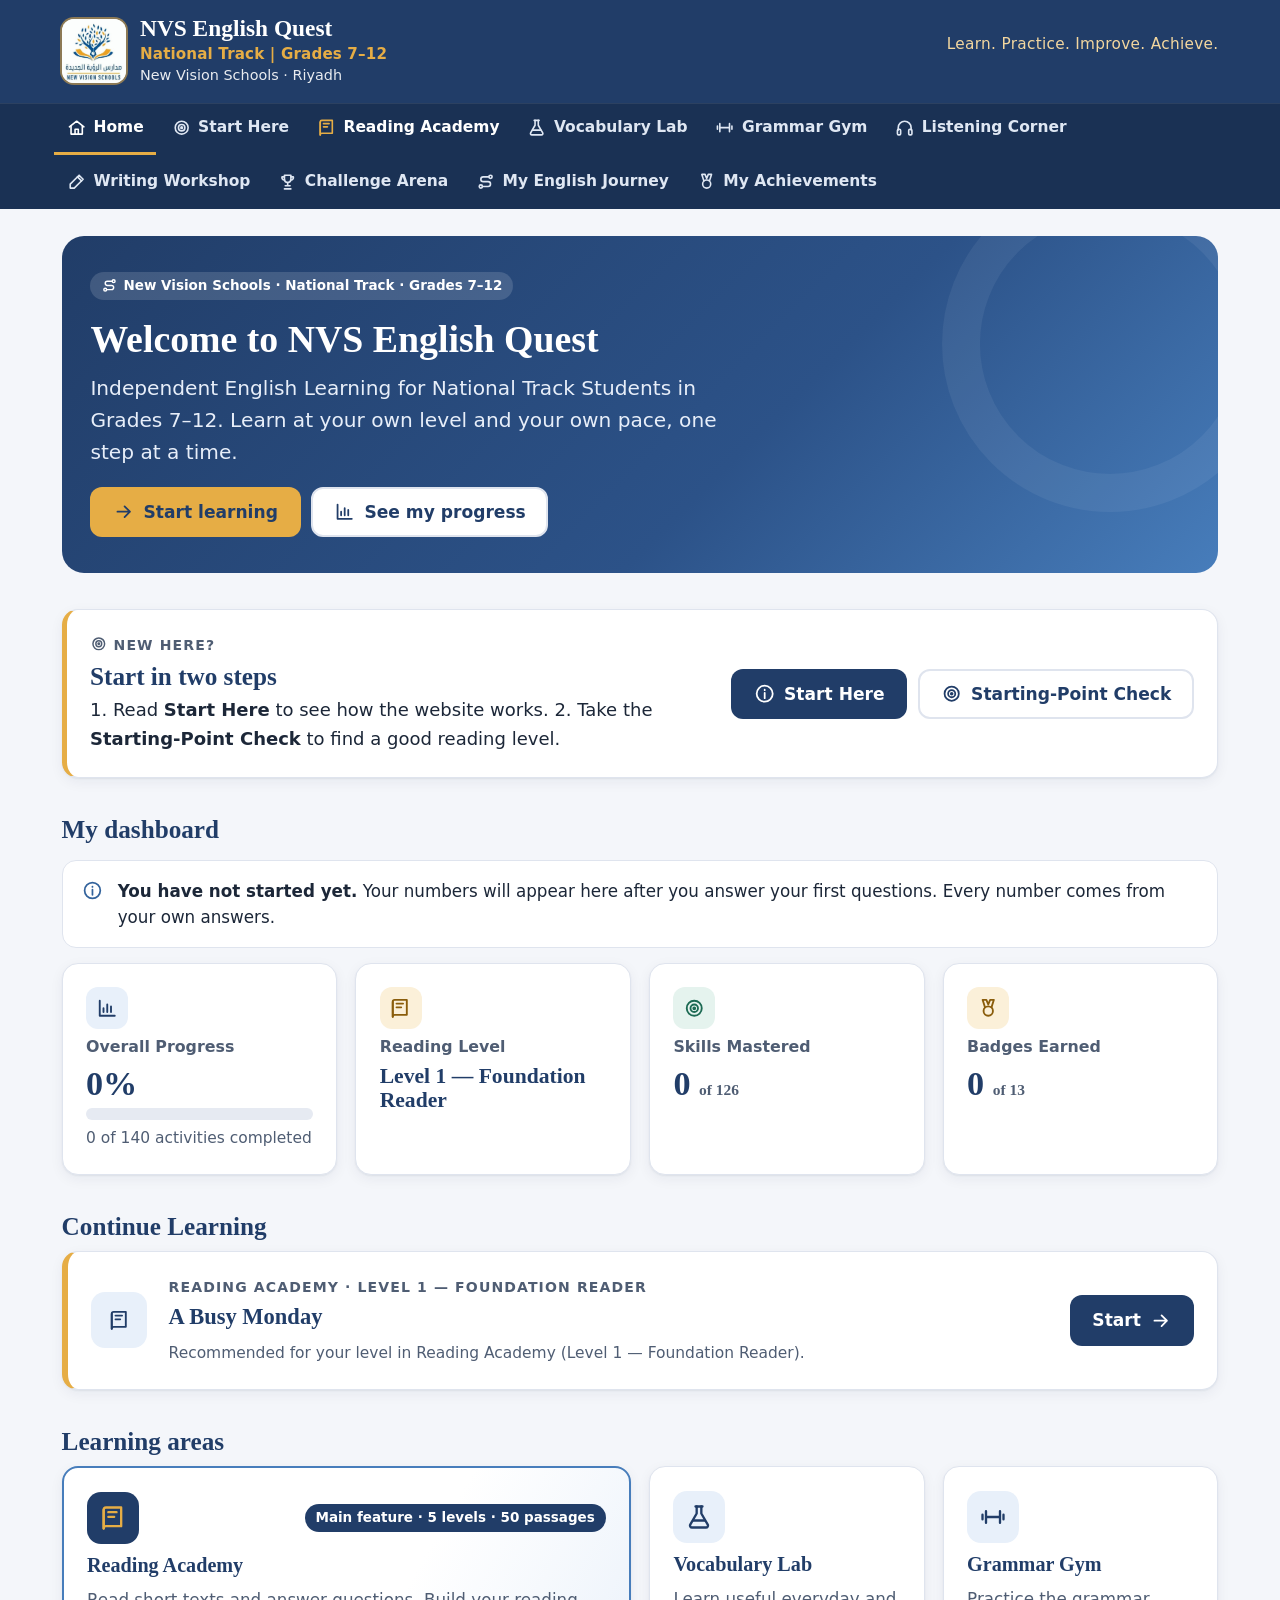
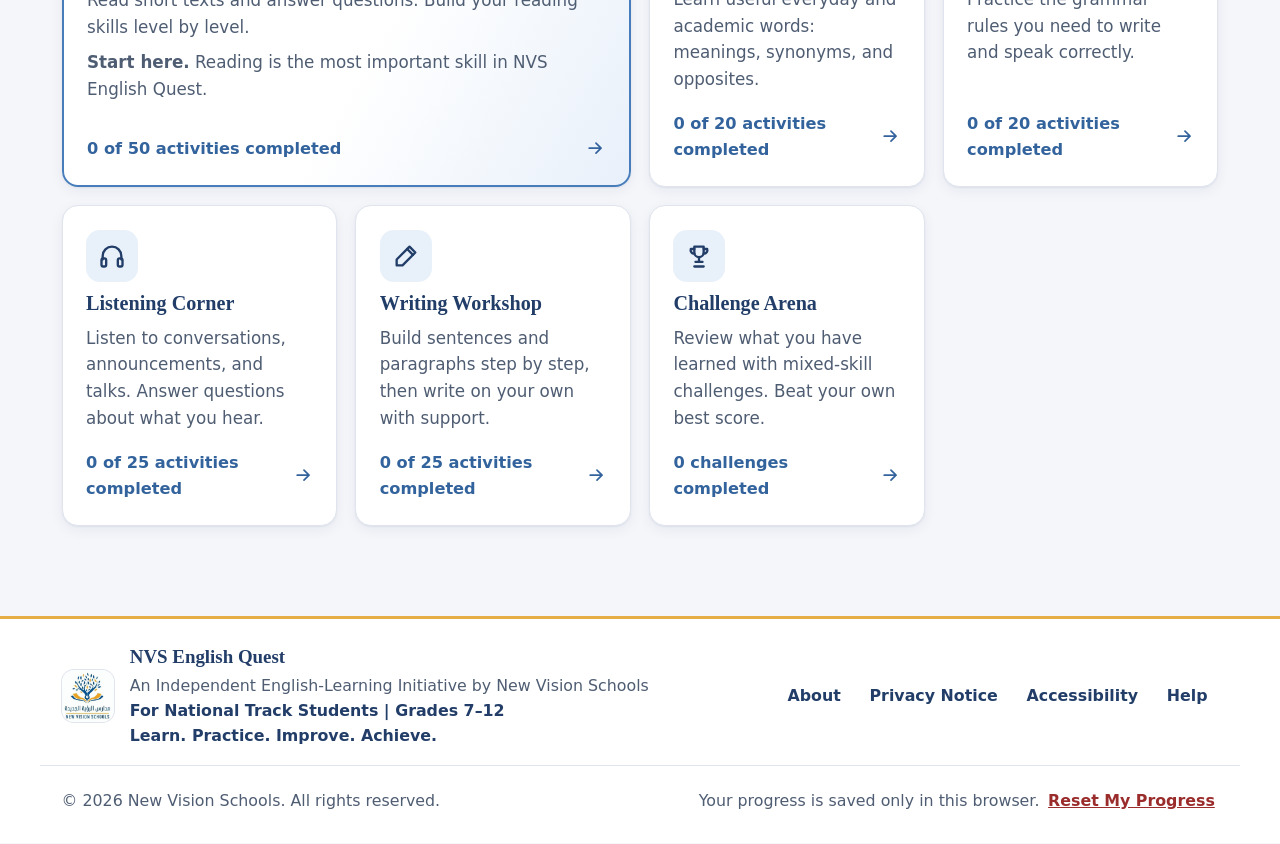
<file: index.html>
<!DOCTYPE html>
<html lang="en">
<head>
<meta charset="UTF-8">
<meta name="viewport" content="width=device-width, initial-scale=1">
<title>NVS English Quest | New Vision Schools</title>
<meta name="description" content="Explore NVS English Quest, an independent English-learning platform by New Vision Schools offering interactive reading, vocabulary, grammar, listening, and writing practice.">
<meta name="robots" content="index, follow">
<meta name="application-name" content="NVS English Quest">
<meta name="author" content="New Vision Schools">
<meta name="theme-color" content="#213D68">
<!-- Icons: a crop of the emblem (tree and open book) from the official New Vision Schools logo. -->
<link rel="icon" href="favicon.ico" sizes="16x16 32x32 48x48">
<link rel="icon" type="image/png" sizes="32x32" href="assets/brand/favicon-32.png">
<link rel="apple-touch-icon" sizes="180x180" href="assets/brand/favicon-180.png">
<link rel="manifest" href="site.webmanifest">
<!-- Social sharing. Most sharing services need a FULL address for og:image and og:url.
     When the school-approved address is known, replace SITE_URL below (see DEPLOYMENT_GUIDE.md, "Publication settings")
     and add: <link rel="canonical" href="SITE_URL/"> -->
<meta property="og:type" content="website">
<meta property="og:site_name" content="NVS English Quest">
<meta property="og:title" content="NVS English Quest | New Vision Schools">
<meta property="og:description" content="An independent English-learning platform by New Vision Schools offering interactive reading, vocabulary, grammar, listening, and writing practice.">
<meta property="og:image" content="assets/brand/nvs-logo.jpg">
<meta property="og:image:alt" content="New Vision Schools logo">
<meta name="twitter:card" content="summary">
<link rel="stylesheet" href="css/styles.css">
</head>
<body>
<a class="skip" href="#main">Skip to main content</a>
<header class="site-header">
  <div class="header-inner">
    <a class="brand" href="#home" aria-label="NVS English Quest, National Track, Grades 7–12, New Vision Schools: home">
      <span class="brand-logo"><img src="assets/brand/nvs-logo.jpg" alt="New Vision Schools logo" width="447" height="447" decoding="async"></span>
      <span>
        <span class="brand-name">NVS English Quest</span>
        <span class="brand-track"><span class="nowrap">National Track</span><span class="bt-sep"> | </span><span class="bt-grades">Grades 7–12</span></span>
        <span class="brand-sub">New Vision Schools · Riyadh</span>
      </span>
    </a>
    <p class="tagline">Learn. Practice. Improve. Achieve.</p>
    <button class="menu-btn" id="menuBtn" aria-expanded="false" aria-controls="mainNav"><span id="menuIcon"></span>Menu</button>
  </div>
  <nav class="main-nav" id="mainNav" aria-label="Main navigation"><ul id="navList"></ul></nav>
</header>

<main id="main" tabindex="-1"></main>

<footer class="site-footer">
  <div class="footer-inner">
    <div class="footer-brand">
      <span class="brand-logo sm"><img src="assets/brand/nvs-logo.jpg" alt="" width="447" height="447" loading="lazy" decoding="async"></span>
      <div>
        <p class="f-name">NVS English Quest</p>
        <p>An Independent English-Learning Initiative by New Vision Schools</p>
        <p class="f-audience">For National Track Students | <span class="nowrap">Grades 7–12</span></p>
        <p class="f-slogan">Learn. Practice. Improve. Achieve.</p>
      </div>
    </div>
    <nav class="footer-nav" aria-label="Footer">
      <ul>
        <li><a href="#about">About</a></li>
        <li><a href="#privacy">Privacy Notice</a></li>
        <li><a href="#accessibility">Accessibility</a></li>
        <li><a href="#help">Help</a></li>
      </ul>
    </nav>
  </div>
  <div class="footer-base">
    <p>© 2026 New Vision Schools. All rights reserved.</p>
    <p class="footer-progress">Your progress is saved only in this browser. <button class="linkbtn" id="footerReset" type="button">Reset My Progress</button></p>
  </div>
</footer>

<div class="toast" id="toast" role="status" aria-live="polite"></div>
<div class="sr-only" id="srLive" aria-live="polite"></div>

<dialog id="resetDialog" aria-labelledby="resetTitle">
  <h2 id="resetTitle">Delete all your progress?</h2>
  <p>This will permanently delete all your saved answers, scores, badges, writing drafts, challenge results, and your Starting-Point Check result <strong>in this browser</strong>. You cannot undo this.</p>
  <div class="btn-row">
    <button class="btn danger" id="confirmReset" type="button">Yes, delete my progress</button>
    <button class="btn ghost" id="cancelReset" type="button">Cancel</button>
  </div>
</dialog>

<noscript><p style="padding:1rem;background:#fff3cd">NVS English Quest needs JavaScript. Please turn on JavaScript in your browser.</p></noscript>
<div id="loadError" hidden style="max-width:900px;margin:1rem auto;padding:1rem;border:2px solid #E6AD45;border-radius:12px;background:#fbf0d9">
  <strong>Some website files did not load.</strong> Refresh the page and check your internet connection. If you opened the website from a copy on a computer, make sure the whole <code>website</code> folder was unzipped (with its <code>css</code>, <code>js</code>, <code>data</code>, and <code>assets</code> folders).
</div>
<!-- ===================== LEARNING CONTENT (data/) =====================
     Teachers add reading passages by editing ONE level file only.
     See HOW_TO_ADD_CONTENT.md. The registry must load first. -->
<script src="data/content-registry.js"></script>
<script src="data/reading-level-1.js"></script>
<script src="data/reading-level-2.js"></script>
<script src="data/reading-level-3.js"></script>
<script src="data/reading-level-4.js"></script>
<script src="data/reading-level-5.js"></script>
<script src="data/vocabulary.js"></script>
<script src="data/grammar.js"></script>
<script src="data/listening.js"></script>
<script src="data/writing.js"></script>
<script src="data/starting-check.js"></script>
<!-- ===================== APPLICATION LOGIC (js/) ===================== -->
<script src="analytics-config.js"></script>
<script src="js/analytics.js"></script>
<script src="js/progress.js"></script>
<script src="js/reading.js"></script>
<script>
  /* Show a friendly message if any file is missing (for example, if only index.html was copied). */
  (function () {
    var C = window.NVS_CONTENT;
    var missing = !C || !C.reading || !C.reading.passages.length || !C.listening || !C.writing || !window.NVSProgress || !window.NVSReading;
    var emptyLevels = [];
    if (C && C.reading) [1, 2, 3, 4, 5].forEach(function (n) { if (!C.reading.passages.some(function (p) { return p.level === n; })) emptyLevels.push(n); });
    var box = document.getElementById("loadError");
    var badPractice = C ? ["vocabulary", "grammar"].filter(function (f) { return !C[f === "vocabulary" ? "vocab" : f]; }) : [];
    if (missing) box.hidden = false;
    else if (badPractice.length) { box.innerHTML = "<strong>The file <code>data/" + badPractice[0] + ".js</code> could not be loaded.</strong> It may have a typing mistake (for example, a missing comma or quotation mark). Check the file or restore your backup copy. Other areas still work."; box.hidden = false; }
    else if (emptyLevels.length) { box.innerHTML = "<strong>Reading level " + emptyLevels.join(", ") + " could not be loaded.</strong> The file <code>data/reading-level-" + emptyLevels[0] + ".js</code> may have a typing mistake (for example, a missing comma or quotation mark). Check the file or restore your backup copy."; box.hidden = false; }
  })();
</script>
<script src="js/app.js"></script>
</body>
</html>
</file>
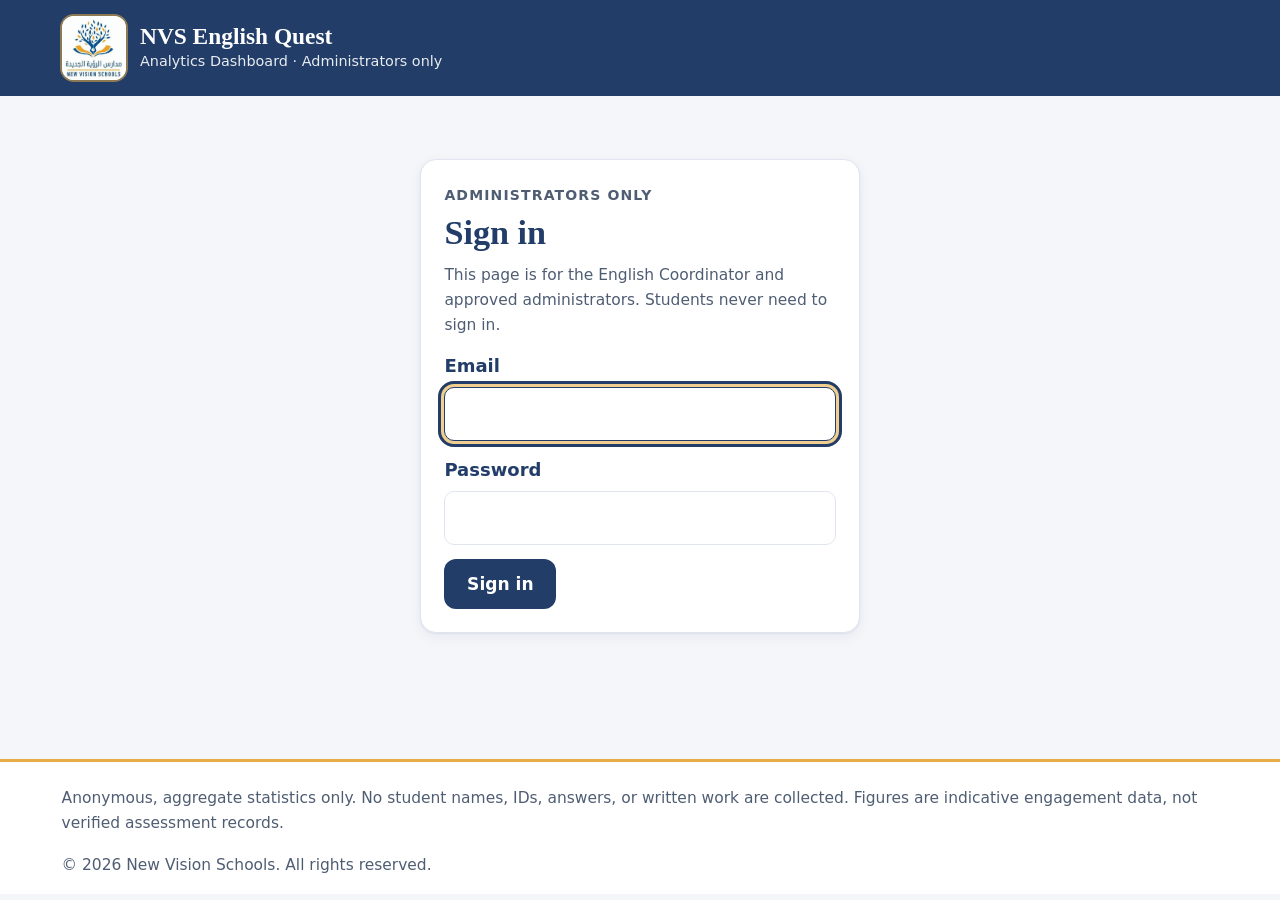
<file: admin/index.html>
<!DOCTYPE html>
<html lang="en">
<head>
<meta charset="utf-8">
<meta name="viewport" content="width=device-width, initial-scale=1">
<meta name="robots" content="noindex, nofollow">
<meta name="referrer" content="no-referrer">
<title>Analytics Dashboard | NVS English Quest | New Vision Schools</title>
<link rel="icon" href="../favicon.ico" sizes="16x16 32x32 48x48">
<link rel="icon" type="image/png" sizes="32x32" href="../assets/brand/favicon-32.png">
<link rel="stylesheet" href="../css/styles.css">
<link rel="stylesheet" href="admin.css">
</head>
<body>
<a class="skip" href="#adminMain">Skip to main content</a>
<header class="site-header">
  <div class="header-inner">
    <a class="brand" href="../index.html" aria-label="NVS English Quest, New Vision Schools: back to the student website">
      <span class="brand-logo"><img src="../assets/brand/nvs-logo.jpg" alt="New Vision Schools logo" width="447" height="447" decoding="async"></span>
      <span><span class="brand-name">NVS English Quest</span><span class="brand-sub">Analytics Dashboard · Administrators only</span></span>
    </a>
    <button class="btn ghost admin-signout" id="signOut" type="button" hidden>Sign out</button>
  </div>
</header>
<main id="adminMain" tabindex="-1">
  <div id="status" role="status" aria-live="polite" class="sr-only"></div>
  <div id="app"><p class="muted">Loading…</p></div>
</main>
<footer class="site-footer"><div class="footer-inner"><p class="small">Anonymous, aggregate statistics only. No student names, IDs, answers, or written work are collected. Figures are indicative engagement data, not verified assessment records.</p><p class="small">© 2026 New Vision Schools. All rights reserved.</p></div></footer>
<script src="admin-config.js"></script>
<script src="vendor/supabase-js-2.119.0.js"></script>
<script src="admin.js"></script>
</body>
</html>
</file>
<file: css/styles.css>
:root{
  --navy:#213D68; --navy-2:#1a3154; --blue:#477DBB; --blue-d:#33639c; --green:#25866A; --green-d:#1c6a53;
  --gold:#E6AD45; --gold-l:#fbf0d9; --bg:#F4F6FA; --card:#fff; --line:#dfe4ee; --text:#1c2738; --muted:#4f5d73;
  --green-l:#e5f3ee; --blue-l:#e8f0fa; --radius:16px; --shadow:0 1px 2px rgba(20,35,60,.06),0 4px 14px rgba(20,35,60,.06);
  --serif: Georgia, "Times New Roman", serif;
  --sans: "Segoe UI", system-ui, -apple-system, Roboto, "Helvetica Neue", Arial, sans-serif;
}
*{box-sizing:border-box}
html{font-size:17px;scroll-behavior:smooth}
@media (min-width:700px){html{font-size:18px}}
@media (prefers-reduced-motion:reduce){html{scroll-behavior:auto}*{transition:none!important;animation:none!important}}
body{margin:0;font-family:var(--sans);color:var(--text);background:var(--bg);line-height:1.6}
a{color:var(--blue-d)}
h1,h2,h3{font-family:var(--serif);color:var(--navy);line-height:1.25;margin:0 0 .5rem}
h1{font-size:1.9rem} h2{font-size:1.4rem} h3{font-size:1.12rem}
p{margin:0 0 .8rem}
.ic{width:1.25em;height:1.25em;flex:none;vertical-align:-.25em}
:focus-visible{outline:3px solid var(--gold);outline-offset:3px;border-radius:6px}
.skip{position:absolute;left:-999px;top:0;background:var(--gold);color:var(--navy);padding:.6rem 1rem;font-weight:700;z-index:100;border-radius:0 0 8px 0}
.skip:focus{left:0}
.sr-only{position:absolute;width:1px;height:1px;overflow:hidden;clip:rect(0 0 0 0);white-space:nowrap}

/* ---------- Header & nav ---------- */
.site-header{background:var(--navy);color:#fff}
.header-inner{max-width:1200px;margin:0 auto;padding:.9rem 1.2rem;display:flex;align-items:center;gap:1rem}
.brand{display:flex;align-items:center;gap:.8rem;color:#fff;text-decoration:none;min-width:0}
/* Official New Vision Schools logo (the exact supplied file). The tile hides only the plain background
   margin around the artwork; the emblem, Arabic name, and English name are always fully visible. */
.brand-logo{width:64px;height:64px;border-radius:12px;background:#fcfefd;overflow:hidden;flex:none;display:block;box-shadow:0 0 0 2px rgba(230,173,69,.55)}
.brand-logo img{display:block;width:131.6%;height:auto;max-width:none;margin:-12.2% 0 0 -16.8%}
.brand-logo.sm{width:52px;height:52px;box-shadow:0 0 0 1px var(--line)}
.logo-figure{margin:0;display:inline-block;background:#fcfefd;border:1px solid var(--line);border-radius:16px;padding:.4rem;line-height:0}
.logo-figure img{display:block;height:auto}
.brand-name{font-family:var(--serif);font-size:1.3rem;font-weight:700;display:block;line-height:1.1}
.brand-sub{font-size:.8rem;opacity:.9;display:block}
/* Audience line, shown in the shared header on every page and at every screen size. Gold on navy: 5.4:1. */
.brand-track{display:block;font-size:.84rem;font-weight:700;color:var(--gold);letter-spacing:.01em;line-height:1.25;margin-top:.15rem}
.bt-grades{white-space:nowrap}
.tagline{margin-left:auto;font-size:.85rem;color:#f3d79f;letter-spacing:.02em;text-align:right}
.menu-btn{display:none;margin-left:auto;background:transparent;border:2px solid rgba(255,255,255,.5);color:#fff;border-radius:10px;padding:.45rem .7rem;font:inherit;font-weight:600;cursor:pointer;min-height:44px;align-items:center;gap:.4rem}
.main-nav{background:var(--navy-2);border-top:1px solid rgba(255,255,255,.08)}
.main-nav ul{list-style:none;margin:0 auto;padding:0 .8rem;max-width:1200px;display:flex;flex-wrap:wrap;gap:.15rem}
.main-nav a{display:flex;align-items:center;gap:.4rem;color:#dfe7f3;text-decoration:none;padding:.65rem .7rem;font-size:.86rem;font-weight:600;border-bottom:3px solid transparent;min-height:44px}
.main-nav a:hover{color:#fff;background:rgba(255,255,255,.06)}
.main-nav a[aria-current="page"]{color:#fff;border-bottom-color:var(--gold)}
.main-nav .feature a{color:#fff}
.main-nav .feature a .ic{color:var(--gold)}
@media (max-width:980px){
  .tagline{display:none}
  .menu-btn{display:inline-flex}
  .main-nav{display:none}
  .main-nav.open{display:block}
  .main-nav ul{flex-direction:column;padding:.4rem .8rem .8rem}
  .main-nav a{border-bottom:none;border-left:4px solid transparent;font-size:1rem}
  .main-nav a[aria-current="page"]{border-left-color:var(--gold);background:rgba(255,255,255,.06)}
}

/* ---------- Layout ---------- */
main{max-width:1200px;margin:0 auto;padding:1.5rem 1.2rem 3rem}
main:focus{outline:none}
.card{background:var(--card);border:1px solid var(--line);border-radius:var(--radius);box-shadow:var(--shadow);padding:1.3rem}
.grid{display:grid;gap:1rem}
.g4{grid-template-columns:repeat(auto-fit,minmax(210px,1fr))}
.g3{grid-template-columns:repeat(auto-fit,minmax(260px,1fr))}
.g2{grid-template-columns:repeat(auto-fit,minmax(300px,1fr))}
.section{margin-top:2rem}
.section-head{display:flex;align-items:flex-end;justify-content:space-between;gap:1rem;flex-wrap:wrap;margin-bottom:.8rem}
.section-head h2{margin:0}
.eyebrow{font-size:.78rem;font-weight:700;letter-spacing:.08em;text-transform:uppercase;color:var(--muted);margin:0 0 .3rem}
.muted{color:var(--muted)}
.small{font-size:.86rem}
.page-head{margin-bottom:1.2rem}
.page-head p{max-width:70ch;color:var(--muted);font-size:1.05rem}
.crumbs{font-size:.9rem;margin-bottom:1rem;color:var(--muted)}
.crumbs a{font-weight:600}

/* ---------- Buttons ---------- */
.btn{display:inline-flex;align-items:center;justify-content:center;gap:.5rem;font:inherit;font-weight:700;font-size:.95rem;border-radius:12px;padding:.7rem 1.15rem;min-height:48px;border:2px solid transparent;cursor:pointer;text-decoration:none;line-height:1.2}
.btn.primary{background:var(--navy);color:#fff}
.btn.primary:hover{background:var(--blue-d)}
.btn.secondary{background:var(--green-d);color:#fff}
.btn.secondary:hover{background:var(--green)}
.btn.ghost{background:#fff;color:var(--navy);border-color:var(--line)}
.btn.ghost:hover{border-color:var(--blue);background:var(--blue-l)}
.btn.gold{background:var(--gold);color:var(--navy)}
.btn.gold:hover{background:#f0bd5e}
.btn.danger{background:#fff;color:#9b2c2c;border-color:#e3b7b7}
.btn.danger:hover{background:#fbeeee}
.btn[disabled]{opacity:.55;cursor:not-allowed}
.btn-row{display:flex;flex-wrap:wrap;gap:.6rem;align-items:center}

/* ---------- Tags, bars ---------- */
.tag{display:inline-flex;align-items:center;gap:.3rem;font-size:.75rem;font-weight:700;padding:.18rem .6rem;border-radius:999px;background:var(--blue-l);color:var(--navy);white-space:nowrap}
.tag.green{background:var(--green-l);color:var(--green-d)}
.tag.gold{background:var(--gold-l);color:#7a520b}
.tag.navy{background:var(--navy);color:#fff}
.tag.sample{background:var(--gold);color:var(--navy);letter-spacing:.04em}
.bar{height:12px;background:#e6eaf2;border-radius:999px;overflow:hidden}
.bar>span{display:block;height:100%;background:linear-gradient(90deg,var(--blue),var(--navy));border-radius:999px;transition:width .4s}
.bar.green>span{background:linear-gradient(90deg,#3aa384,var(--green-d))}
.bar.gold>span{background:linear-gradient(90deg,#f0c36d,#c8901f)}
.bar-row{margin:.75rem 0}
.bar-label{display:flex;justify-content:space-between;gap:.6rem;font-size:.9rem;margin-bottom:.25rem}
.bar-label strong{color:var(--navy)}

/* ---------- Notices ---------- */
.notice{display:flex;gap:.8rem;align-items:flex-start;border-radius:14px;padding:.9rem 1.1rem;border:1px solid var(--line);background:#fff;font-size:.93rem}
.notice .ic{color:var(--blue-d);margin-top:.15rem}
.notice.sample{background:var(--gold-l);border-color:#efd39b}
.notice.sample .ic{color:#8a5d0c}
.notice p{margin:0}

/* ---------- Home ---------- */
.hero{background:linear-gradient(135deg,var(--navy) 0%,#2c5288 60%,var(--blue) 100%);color:#fff;border-radius:22px;padding:2rem 1.6rem;position:relative;overflow:hidden}
.hero::after{content:"";position:absolute;right:-60px;top:-60px;width:260px;height:260px;border-radius:50%;border:38px solid rgba(255,255,255,.06)}
.hero h1{color:#fff;font-size:2.1rem}
.hero p{font-size:1.12rem;color:#e7eef9;max-width:52ch}
.hero .tag{background:rgba(255,255,255,.14);color:#fff}
.stat{display:flex;flex-direction:column;gap:.3rem;position:relative}
.stat .stat-top{display:flex;align-items:center;justify-content:space-between;gap:.5rem}
.stat .stat-icon{width:42px;height:42px;border-radius:12px;display:grid;place-items:center;background:var(--blue-l);color:var(--navy)}
.stat .stat-icon.g{background:var(--green-l);color:var(--green-d)}
.stat .stat-icon.y{background:var(--gold-l);color:#8a5d0c}
.stat-value{font-family:var(--serif);font-size:1.9rem;font-weight:700;color:var(--navy);line-height:1.1}
.stat-value.sm{font-size:1.2rem}
.stat-label{font-weight:700;color:var(--muted);font-size:.88rem}
.continue{display:flex;gap:1.2rem;align-items:center;flex-wrap:wrap;border-left:6px solid var(--gold)}
.continue .c-body{flex:1;min-width:220px}
.continue h3{font-size:1.25rem}
.area-card{display:flex;flex-direction:column;gap:.5rem;text-decoration:none;color:var(--text);transition:transform .15s,box-shadow .15s;position:relative}
.area-card:hover{transform:translateY(-2px);box-shadow:0 6px 22px rgba(20,35,60,.12)}
.area-card .a-icon{width:52px;height:52px;border-radius:14px;display:grid;place-items:center;background:var(--blue-l);color:var(--navy)}
.area-card .a-icon .ic{width:28px;height:28px}
.area-card h3{margin:0}
.area-card p{margin:0;color:var(--muted);font-size:.93rem}
.area-card .a-foot{margin-top:auto;display:flex;align-items:center;justify-content:space-between;gap:.5rem;padding-top:.5rem;font-weight:700;color:var(--blue-d);font-size:.9rem}
.area-card.featured{grid-column:1/-1;background:linear-gradient(120deg,#fff 0%,#fff 55%,var(--blue-l) 100%);border:2px solid var(--blue)}
.area-card.featured .a-icon{background:var(--navy);color:var(--gold)}
@media (min-width:760px){.area-card.featured{grid-column:span 2}}
.area-card.preview .a-icon{background:#eef0f4;color:var(--muted)}

/* ---------- Reading ---------- */
.level-block{margin-top:1.4rem}
.level-head{display:flex;align-items:center;gap:.8rem;flex-wrap:wrap;margin-bottom:.6rem}
.level-num{width:44px;height:44px;border-radius:12px;background:var(--navy);color:#fff;display:grid;place-items:center;font-family:var(--serif);font-weight:700;font-size:1.2rem;flex:none}
.level-head h2{margin:0;font-size:1.2rem}
.level-head p{margin:0;font-size:.88rem;color:var(--muted)}
.level-block.current .level-num{background:var(--gold);color:var(--navy)}
.p-card{display:flex;flex-direction:column;gap:.45rem;text-decoration:none;color:var(--text)}
.p-card:hover{border-color:var(--blue)}
.p-card h3{margin:0}
.p-meta{display:flex;flex-wrap:wrap;gap:.4rem}
.status{display:inline-flex;align-items:center;gap:.35rem;font-size:.85rem;font-weight:700}
.status.done{color:var(--green-d)} .status.prog{color:#8a5d0c} .status.new{color:var(--muted)}
.reader-grid{display:grid;gap:1.2rem}
@media (min-width:960px){
  .reader-grid{grid-template-columns:1.15fr 1fr;align-items:start}
  .passage-panel{position:sticky;top:1rem;max-height:calc(100vh - 2rem);overflow:auto}
}
.passage-panel h1{font-size:1.6rem}
.passage-text p{font-size:1.1rem;line-height:1.8;max-width:68ch}
.passage-text mark{background:#fde7b5;color:inherit;padding:.05em .15em;border-radius:4px;box-shadow:0 0 0 2px #e6ad45 inset}
.passage-tools{display:flex;flex-wrap:wrap;gap:.5rem;align-items:center;margin:.6rem 0 1rem}
.practice-wrap{max-width:800px;margin:0 auto}

/* ---------- Quiz ---------- */
.quiz-top{margin-bottom:1rem}
.quiz-top .row{display:flex;justify-content:space-between;align-items:center;gap:.6rem;flex-wrap:wrap;margin-bottom:.5rem}
.q-fieldset{border:0;padding:0;margin:0}
.q-text{font-size:1.18rem;font-weight:700;color:var(--navy);margin-bottom:.9rem;padding:0;line-height:1.45}
.options{display:grid;gap:.6rem}
.opt{display:flex;align-items:center;gap:.8rem;border:2px solid var(--line);border-radius:14px;padding:.75rem .9rem;cursor:pointer;background:#fff;min-height:56px;transition:border-color .15s,background .15s}
.opt:hover{border-color:var(--blue)}
.opt input{position:absolute;opacity:0;width:1px;height:1px}
.opt .letter{width:34px;height:34px;border-radius:50%;border:2px solid var(--blue);color:var(--navy);display:grid;place-items:center;font-weight:800;flex:none;font-size:.9rem}
.opt .otext{flex:1}
.opt .ostatus{font-size:.8rem;font-weight:800;display:inline-flex;align-items:center;gap:.25rem}
.opt:has(input:focus-visible){outline:3px solid var(--gold);outline-offset:2px}
.opt.selected{border-color:var(--navy);background:var(--blue-l)}
.opt.selected .letter{background:var(--navy);color:#fff;border-color:var(--navy)}
.opt.tried{background:#f6f6f6;border-style:dashed;color:#5b6474;cursor:not-allowed}
.opt.tried .otext{text-decoration:line-through;text-decoration-color:#9aa3b2}
.opt.tried .letter{border-color:#9aa3b2;color:#6b7383}
.opt.tried .ostatus{color:#8a3b12}
.opt.right{border-color:var(--green);background:var(--green-l)}
.opt.right .letter{background:var(--green-d);border-color:var(--green-d);color:#fff}
.opt.right .ostatus{color:var(--green-d)}
.opt.locked{cursor:default}
.hint-box{margin-top:1rem;background:var(--blue-l);border-radius:12px;padding:.8rem 1rem;display:flex;gap:.6rem;border-left:5px solid var(--blue)}
.hint-box .ic{color:var(--blue-d);margin-top:.1rem}
.quiz .btn-row{margin-top:1.1rem}
.feedback{margin-top:1rem}
.feedback:focus{outline:none}
.fb{border-radius:14px;padding:1rem 1.1rem;border:2px solid}
.fb h3{display:flex;align-items:center;gap:.5rem;font-family:var(--sans);font-size:1.08rem;margin-bottom:.4rem}
.fb p{margin:.3rem 0}
.fb.ok{background:var(--green-l);border-color:var(--green)}
.fb.ok h3{color:var(--green-d)}
.fb.no{background:var(--gold-l);border-color:var(--gold)}
.fb.no h3{color:#7a4a05}
.fb.shown{background:#eef2f8;border-color:var(--blue)}
.fb.warn{background:#fff;border-color:var(--line)}
.evidence{margin:.6rem 0 0;padding:.6rem .9rem;background:#fff;border-left:4px solid var(--gold);border-radius:8px;font-family:var(--serif);font-style:italic}
.guide{margin-top:.6rem;padding:.6rem .9rem;background:#fff;border-radius:8px;border:1px dashed #d4a74f}
.linkbtn{background:none;border:none;color:var(--blue-d);font:inherit;font-weight:700;text-decoration:underline;cursor:pointer;padding:.3rem 0;min-height:36px}

/* ---------- Results ---------- */
.result-score{display:flex;align-items:center;gap:1.2rem;flex-wrap:wrap;margin:.6rem 0 1rem}
.ring{--p:0;width:120px;height:120px;border-radius:50%;background:conic-gradient(var(--green) calc(var(--p)*1%),#e6eaf2 0);display:grid;place-items:center;flex:none}
.ring>div{width:92px;height:92px;border-radius:50%;background:#fff;display:grid;place-items:center;text-align:center;font-family:var(--serif);font-weight:700;color:var(--navy);font-size:1.5rem;line-height:1}
.ring small{display:block;font-family:var(--sans);font-size:.65rem;color:var(--muted);font-weight:700;margin-top:.15rem}
.skill-list{list-style:none;padding:0;margin:.4rem 0 1rem;display:grid;gap:.45rem}
.skill-list li{display:flex;gap:.6rem;align-items:flex-start;padding:.55rem .75rem;border-radius:10px;background:#f7f9fc;border:1px solid var(--line);font-size:.93rem}
.skill-list .ic{margin-top:.15rem}
.skill-list .ok .ic{color:var(--green-d)} .skill-list .no .ic{color:#9a6510}

/* ---------- Journey & badges ---------- */
.area-prog h3{display:flex;align-items:center;gap:.5rem}
.mini-stats{display:flex;flex-wrap:wrap;gap:.5rem 1.2rem;font-size:.85rem;color:var(--muted);margin-top:.3rem}
.mini-stats b{color:var(--navy)}
.skills-table{width:100%;border-collapse:collapse;font-size:.92rem}
.skills-table th,.skills-table td{text-align:left;padding:.55rem .5rem;border-bottom:1px solid var(--line);vertical-align:middle}
.skills-table th{font-size:.78rem;text-transform:uppercase;letter-spacing:.05em;color:var(--muted)}
.table-wrap{overflow-x:auto}
.level-track{display:grid;grid-template-columns:repeat(auto-fit,minmax(120px,1fr));gap:.5rem}
.level-step{text-align:center;padding:.7rem .3rem;border-radius:12px;background:#f1f4f9;border:2px solid transparent;font-size:.8rem;font-weight:700;color:var(--muted)}
.level-step b{display:block;font-family:var(--serif);font-size:1.3rem;color:var(--navy)}
.level-step.reached{background:var(--green-l);color:var(--green-d)}
.level-step.current{border-color:var(--gold);background:var(--gold-l);color:#7a520b}
.badge{display:flex;gap:1rem;align-items:flex-start}
.badge .b-icon{width:58px;height:58px;border-radius:50%;display:grid;place-items:center;flex:none;background:#eef0f4;color:#8a93a3;border:3px solid #dde1e8}
.badge .b-icon .ic{width:28px;height:28px}
.badge.earned .b-icon{background:var(--gold-l);color:#8a5d0c;border-color:var(--gold)}
.badge h3{margin:0 0 .2rem;font-size:1.05rem}
.badge p{margin:0 0 .4rem;font-size:.9rem;color:var(--muted)}
.badge .bar{height:8px}
.preview-box{border:2px dashed #c9d2e0;border-radius:var(--radius);padding:1.2rem;background:#fbfcfe}
.feature-list{padding-left:1.2rem;margin:.4rem 0 1rem}
.feature-list li{margin:.3rem 0}

/* ---------- Footer, toast, dialog ---------- */
.site-footer{background:#fff;border-top:3px solid var(--gold);margin-top:2rem;font-size:.88rem;color:var(--muted)}
.footer-inner{max-width:1200px;margin:0 auto;padding:1.3rem 1.2rem .9rem;display:flex;flex-wrap:wrap;gap:1rem 2rem;align-items:center;justify-content:space-between}
.site-footer p{margin:0}
.footer-brand{display:flex;gap:.9rem;align-items:center}
.f-name{font-family:var(--serif);font-weight:700;font-size:1.05rem;color:var(--navy)}
.f-slogan{color:var(--navy);font-weight:600}
.footer-nav ul{list-style:none;margin:0;padding:0;display:flex;flex-wrap:wrap;gap:.2rem .4rem}
.footer-nav a{display:inline-flex;align-items:center;min-height:44px;padding:0 .6rem;color:var(--navy);font-weight:600;text-decoration:none;border-radius:8px}
.footer-nav a:hover{background:var(--blue-l);text-decoration:underline}
.footer-base{max-width:1200px;margin:0 auto;padding:.7rem 1.2rem 1.1rem;border-top:1px solid var(--line);display:flex;flex-wrap:wrap;gap:.3rem 1.5rem;align-items:center;justify-content:space-between}
.linkbtn{font:inherit;background:none;border:0;padding:.55rem .2rem;min-height:44px;color:#9b2c2c;font-weight:700;text-decoration:underline;cursor:pointer}
.linkbtn:hover{color:#7a1f1f}
@media (max-width:600px){.footer-inner{flex-direction:column;align-items:flex-start}.footer-nav ul{margin-left:-.6rem}}
.toast{position:fixed;left:50%;bottom:1.2rem;transform:translateX(-50%) translateY(200%);visibility:hidden;background:var(--navy);color:#fff;padding:.85rem 1.2rem;border-radius:14px;box-shadow:0 10px 30px rgba(0,0,0,.25);display:flex;gap:.7rem;align-items:center;z-index:50;max-width:92vw;transition:transform .3s,visibility .3s;font-weight:600}
.toast.show{transform:translateX(-50%) translateY(0);visibility:visible}
.toast .ic{color:var(--gold);width:1.6em;height:1.6em}
dialog{border:none;border-radius:18px;padding:1.5rem;max-width:440px;width:92vw;box-shadow:0 20px 60px rgba(0,0,0,.3)}
dialog::backdrop{background:rgba(20,30,50,.55)}
@media (max-width:520px){.opt{flex-wrap:wrap}.opt .ostatus{width:100%;padding-left:46px;margin-top:-.3rem}}

/* ===================== Version 2 additions ===================== */
textarea{width:100%;font:inherit;font-size:1.05rem;line-height:1.6;padding:.75rem .9rem;border:2px solid var(--line);border-radius:12px;background:#fff;color:var(--text);resize:vertical}
textarea:focus-visible{border-color:var(--blue);outline:3px solid var(--gold);outline-offset:2px}
textarea:disabled{background:#f6f7fa;color:#5b6474}
.small-btns{margin-top:.6rem}
.small-btns .btn{min-height:44px;padding:.5rem .9rem;font-size:.88rem}
/* word tiles */
.tile-zone{display:grid;gap:.6rem}
.tile-line{min-height:64px;border:2px dashed #b8c4d8;border-radius:14px;padding:.6rem;display:flex;flex-wrap:wrap;gap:.45rem;align-items:center;background:#fbfcfe}
.tile-line.locked{border-style:solid;background:#f6f7fa}
.tile-bank{display:flex;flex-wrap:wrap;gap:.5rem;padding:.2rem 0}
.tile{font:inherit;font-weight:700;font-size:1.02rem;min-height:46px;min-width:46px;padding:.45rem .85rem;border-radius:10px;border:2px solid var(--blue);background:#fff;color:var(--navy);cursor:pointer}
.tile:hover{background:var(--blue-l)}
.tile.placed{background:var(--navy);color:#fff;border-color:var(--navy)}
.tile.placed:hover{background:var(--blue-d)}
.tile[disabled]{cursor:default;opacity:.85}
.preview{margin:0;font-size:1.05rem}
.wrong-sent{font-family:var(--serif);font-size:1.15rem;background:var(--gold-l);border-left:5px solid var(--gold);padding:.6rem .9rem;border-radius:8px;text-decoration:underline wavy #c8901f;text-decoration-thickness:1px;text-underline-offset:5px}
/* paragraph ordering */
.para-list{list-style:none;padding:0;margin:.4rem 0 0;display:grid;gap:.5rem}
.para-list li{display:flex;gap:.7rem;align-items:center;border:2px solid var(--line);border-radius:14px;padding:.6rem .7rem;background:#fff}
.para-list li.ok{border-color:var(--green);background:var(--green-l)}
.pnum{width:32px;height:32px;border-radius:50%;background:var(--navy);color:#fff;display:grid;place-items:center;font-weight:800;flex:none;font-size:.9rem}
.ptext{flex:1;display:flex;flex-direction:column;gap:.3rem;align-items:flex-start}
.pbtns{display:flex;flex-direction:column;gap:.3rem}
.iconbtn{width:44px;height:40px;border-radius:10px;border:2px solid var(--line);background:#fff;color:var(--navy);display:grid;place-items:center;cursor:pointer}
.iconbtn:hover:not([disabled]){border-color:var(--blue);background:var(--blue-l)}
.iconbtn[disabled]{opacity:.35;cursor:default}
/* listening player */
.listen-panel .steps{padding-left:1.2rem;margin:.4rem 0 1rem}
.listen-panel .steps li{margin:.2rem 0}
.player{border:1px solid var(--line);border-radius:14px;padding:1rem;background:#f8fafd}
.player .btn{min-height:46px;padding:.55rem .9rem}
.speed{border:0;padding:0;margin:.8rem 0 .4rem;display:flex;flex-wrap:wrap;gap:.4rem;align-items:center}
.speed legend{float:left;margin-right:.6rem;font-weight:700;font-size:.9rem;color:var(--muted)}
.speed label{position:relative}
.speed input{position:absolute;opacity:0;width:1px;height:1px}
.speed span{display:inline-grid;place-items:center;min-width:64px;min-height:44px;padding:0 .7rem;border:2px solid var(--line);border-radius:10px;background:#fff;font-weight:800;color:var(--navy);cursor:pointer}
.speed input:checked+span{background:var(--navy);color:#fff;border-color:var(--navy)}
.speed input:focus-visible+span{outline:3px solid var(--gold);outline-offset:2px}
.player-status{margin:.3rem 0 .4rem;font-weight:700;color:var(--navy);font-size:.95rem}
.transcript{margin-top:.8rem;border-left:4px solid var(--blue);padding:.6rem .9rem;background:#fff;border-radius:8px}
.transcript p{margin:.35rem 0}
/* guided writing */
.guided-grid{display:grid;gap:1rem}
@media (min-width:960px){.guided-grid{grid-template-columns:1.2fr 1fr;align-items:start}}
.prompt{font-size:1.15rem;font-weight:700;color:var(--navy)}
.chip-row{display:flex;flex-wrap:wrap;gap:.45rem}
.chip{font:inherit;font-size:.92rem;min-height:44px;padding:.4rem .8rem;border-radius:999px;border:2px solid var(--blue);background:#fff;color:var(--navy);font-weight:600;cursor:pointer;text-align:left}
.chip:hover{background:var(--blue-l)}
.chip.word{border-color:var(--gold);background:var(--gold-l);color:#5e3f05}
.check-list{list-style:none;padding:0;margin:.4rem 0 0;display:grid;gap:.35rem}
.check-list li{display:flex;gap:.5rem;align-items:flex-start;font-size:.92rem}
.check-list li.ok .ic{color:var(--green-d)} .check-list li.no .ic{color:#9a6510}
.check-item{display:flex;gap:.6rem;align-items:flex-start;padding:.5rem .4rem;border-radius:10px;cursor:pointer;min-height:44px}
.check-item:hover{background:#f4f7fb}
.check-item input{width:22px;height:22px;margin-top:.15rem;accent-color:var(--green-d);flex:none}
/* challenge */
.ch-card{display:flex;flex-direction:column;gap:.4rem}
.ch-card .a-icon{width:52px;height:52px;border-radius:14px;display:grid;place-items:center;background:var(--navy);color:var(--gold)}
.ch-card .a-icon .ic{width:28px;height:28px}
.ch-card h2{margin:.3rem 0 0;font-size:1.25rem}
.ch-card .btn{align-self:flex-start;margin-top:auto}
.ch-left{display:grid;gap:1rem;align-content:start}
@media (min-width:960px){.ch-left{position:sticky;top:1rem;max-height:calc(100vh - 2rem);overflow:auto}.ch-left .passage-panel{position:static;max-height:none;overflow:visible}}
.ch-head h1{font-size:1.5rem;margin:0}
.timer{display:inline-flex;align-items:center;gap:.4rem;font-weight:800;font-size:1.1rem;color:var(--navy);background:var(--gold-l);border-radius:10px;padding:.35rem .8rem;margin:.6rem 0 0}
.dots{display:flex;flex-wrap:wrap;gap:.35rem;margin-top:.8rem}
.dot{width:14px;height:14px;border-radius:50%;background:#e1e6ef;border:2px solid #e1e6ef}
.dot.cur{border-color:var(--navy);background:#fff}
.dot.ok{background:var(--green);border-color:var(--green)}
.dot.no{background:var(--gold);border-color:var(--gold)}
.dot.ans{background:var(--blue);border-color:var(--blue)}
.mini-card{display:flex;flex-direction:column;gap:.15rem;border:1px solid var(--line);border-radius:12px;padding:.75rem .9rem;background:#f8fafd}
.mini-card b{font-family:var(--serif);color:var(--navy);font-size:1.15rem}
.review{margin-top:1rem;border:1px solid var(--line);border-radius:12px;padding:.6rem .9rem}
.review summary{cursor:pointer;font-weight:700;color:var(--navy);min-height:44px;display:flex;align-items:center}
.review li div{flex:1}
.mode-pick{border:0;padding:0;margin:1rem 0 0;display:grid;gap:.6rem}
.mode-pick legend{margin-bottom:.5rem}
/* journey */
.rec-list{list-style:none;padding:0;margin:.6rem 0 0;display:grid;gap:.7rem}
.rec-list li{display:flex;gap:.8rem;align-items:flex-start;padding:.8rem .9rem;border-radius:12px;background:#f7f9fc;border:1px solid var(--line)}
.rec-list li>.ic{color:var(--blue-d);width:1.5em;height:1.5em;margin-top:.1rem}
.rec-list p{margin:0 0 .5rem}
.rec-list .btn{min-height:42px;padding:.45rem .9rem;font-size:.88rem}
.plain-list{list-style:none;padding:0;margin:.5rem 0 0;display:grid;gap:.3rem}
.plain-list li{display:flex;justify-content:space-between;gap:.8rem;flex-wrap:wrap;font-size:.92rem;padding:.4rem 0;border-bottom:1px solid var(--line)}
.plain-list b{color:var(--navy)}

[tabindex="-1"]:focus:not(:focus-visible),h1[tabindex="-1"]:focus,h2[tabindex="-1"]:focus,legend[tabindex="-1"]:focus{outline:none}

/* ===================== Version 3A: Reading Library ===================== */
.lib-filters{display:grid;gap:.9rem}
.search-box{display:flex;align-items:center;gap:.6rem;border:2px solid var(--line);border-radius:12px;padding:.2rem .9rem;background:#fff}
.search-box:focus-within{border-color:var(--blue);outline:3px solid var(--gold);outline-offset:2px}
.search-box .ic{color:var(--muted)}
.search-box input{flex:1;border:0;font:inherit;font-size:1.05rem;padding:.65rem 0;background:transparent;color:var(--text);min-width:0}
.search-box input:focus{outline:none}
.level-pills{display:flex;flex-wrap:wrap;gap:.45rem}
.pill{font:inherit;font-weight:700;font-size:.9rem;min-height:44px;padding:.4rem .95rem;border-radius:999px;border:2px solid var(--line);background:#fff;color:var(--navy);cursor:pointer}
.pill:hover{border-color:var(--blue)}
.pill[aria-pressed="true"]{background:var(--navy);border-color:var(--navy);color:#fff}
.filter-grid{display:grid;gap:.8rem;grid-template-columns:repeat(auto-fit,minmax(200px,1fr))}
.filter-grid label{display:flex;flex-direction:column;gap:.3rem;font-weight:700;font-size:.85rem;color:var(--muted)}
.filter-grid select{font:inherit;font-size:1rem;min-height:46px;padding:.4rem .7rem;border:2px solid var(--line);border-radius:10px;background:#fff;color:var(--text);max-width:100%}
.filter-grid select:focus-visible{border-color:var(--blue)}
.results-bar{display:flex;justify-content:space-between;align-items:center;gap:.8rem;flex-wrap:wrap;border-top:1px solid var(--line);padding-top:.8rem}
.results-bar p{margin:0;font-weight:700;color:var(--navy)}
.results-bar .btn{min-height:44px;padding:.45rem .9rem;font-size:.9rem}
.lib-card{display:flex;flex-direction:column;gap:.5rem}
.lib-card h3{margin:0;font-size:1.12rem}
.lib-title{color:var(--navy);text-decoration:none}
.lib-title:hover{text-decoration:underline}
.lib-facts{margin:0}
.skill-chips{display:flex;flex-wrap:wrap;gap:.3rem}
.chip-s{font-size:.75rem;font-weight:700;padding:.15rem .55rem;border-radius:999px;background:#eef2f8;color:#2f4a73;border:1px solid #dbe3ef}
.chip-s.more{background:#fff}
.lib-status{display:flex;flex-wrap:wrap;gap:.4rem;align-items:center}
.lib-btn{align-self:flex-start;margin-top:auto}
.empty-state{grid-column:1/-1;text-align:center;padding:2rem 1.2rem}
.level-guide details{margin-top:.4rem}
.level-guide summary{cursor:pointer;font-weight:700;color:var(--navy);min-height:44px;display:flex;align-items:center}
.back-link{font-weight:700;display:inline-flex;align-items:center;min-height:40px;margin-right:.6rem}
.mobile-only{display:none}
@media (max-width:959px){
  .mobile-only{display:inline-flex}
  .reread-btn{width:100%;margin-bottom:.8rem}
  #toQuestions{margin-top:.6rem}
}
.lib-filters>*{min-width:0}
.filter-grid label{min-width:0}
.filter-grid select{width:100%;min-width:0}
@media (max-width:420px){.filter-grid{grid-template-columns:1fr}}

/* ===================== Version 3D: reading support ===================== */
.read-instr{display:flex;gap:.5rem;align-items:flex-start;background:var(--blue-l);border-radius:10px;padding:.6rem .8rem;font-size:.95rem;margin:.4rem 0 .7rem}
.read-instr .ic{color:var(--blue-d);margin-top:.15rem}
details.support{border:1px solid var(--line);border-radius:12px;padding:.2rem .9rem;margin:0 0 .6rem;background:#fff}
details.support[open]{background:#fbfcfe}
details.support summary{cursor:pointer;font-weight:700;color:var(--navy);min-height:44px;display:flex;align-items:center;gap:.4rem}
details.support summary .ic{color:var(--gold)}
.word-list{list-style:none;padding:0;margin:0 0 .6rem;display:grid;gap:.45rem}
.word-list li{padding:.45rem .6rem;border-left:4px solid var(--gold);background:#fff;border-radius:6px}
.predict{background:var(--gold-l);border-radius:8px;padding:.5rem .7rem;font-size:.95rem}
.passage-text{position:relative}
.gloss{font:inherit;color:inherit;background:none;border:0;padding:0;margin:0;cursor:pointer;border-bottom:2px dotted var(--blue);line-height:inherit;text-align:inherit}
.gloss:hover,.gloss[aria-expanded="true"]{background:var(--blue-l);border-bottom-style:solid}
.gloss-demo{border-bottom:2px dotted var(--blue)}
.gloss-pop{position:absolute;z-index:5;max-width:min(320px,100%);background:var(--navy);color:#fff;padding:.6rem 2.2rem .6rem .8rem;border-radius:10px;box-shadow:0 8px 24px rgba(0,0,0,.2);font-size:.95rem;line-height:1.45}
.gloss-pop strong{color:var(--gold)}
.gloss-close{position:absolute;right:.3rem;top:.2rem;background:none;border:0;color:#fff;font-size:1.4rem;min-width:36px;min-height:36px;cursor:pointer;line-height:1}

/* ===================== Version 3D: Learn → Practice → Review ===================== */
.stage-path{list-style:none;display:flex;gap:0;padding:0;margin:0 0 .9rem;flex-wrap:wrap}
.stage-path li{display:inline-flex;align-items:center;gap:.3rem;font-size:.82rem;font-weight:700;color:var(--muted);padding:.3rem .8rem;border:2px solid var(--line);background:#fff;margin-right:-2px}
.stage-path li:first-child{border-radius:999px 0 0 999px}
.stage-path li:last-child{border-radius:0 999px 999px 0}
.stage-path li.done{color:var(--green-d);background:var(--green-l);border-color:#bfe0d4}
.stage-path li.current{color:#fff;background:var(--navy);border-color:var(--navy)}
.stage-path .ic{width:1em;height:1em}
.set-card .stage-path{margin:.2rem 0}
.learn-words{list-style:none;padding:0;margin:.6rem 0 0;display:grid;gap:.6rem}
.learn-words li{display:grid;gap:.15rem;border:1px solid var(--line);border-left:5px solid var(--gold);border-radius:10px;padding:.7rem .9rem;background:#fff}
.lw-word{font-family:var(--serif);font-weight:700;font-size:1.2rem;color:var(--navy)}
.lw-ex{font-size:.92rem;color:var(--muted);font-style:italic}
.rule-box{background:var(--blue-l);border-left:5px solid var(--blue);border-radius:10px;padding:.8rem 1rem}
.rule-box p:last-child{margin:0;font-size:1.05rem}
.ex-box{border-radius:10px;padding:.7rem .9rem;border:1px solid var(--line);background:#fff}
.ex-box.ok{border-left:5px solid var(--green)}
.ex-box.no{border-left:5px solid var(--gold)}
.ex-box p{margin:.2rem 0}
.ex-box .mistake{text-decoration:line-through;text-decoration-color:#b9770e;color:#6b4a10}
.review-learn{margin-top:1rem}

/* ---------- Guides, Start Here, Starting-Point Check ---------- */
.how-box{padding:.9rem 1.1rem}
.how-box>summary{cursor:pointer;font-weight:700;color:var(--navy);display:flex;align-items:center;gap:.5rem;flex-wrap:wrap;min-height:44px}
.how-list{margin:.6rem 0 0;display:grid;gap:.7rem}
@media (min-width:900px){.how-list{grid-template-columns:1fr 1fr}}
.how-list dt{font-weight:700;color:var(--navy);display:flex;align-items:center;gap:.5rem}
.how-list dd{margin:.2rem 0 0 2.2rem;font-size:.95rem}
.how-n{display:inline-grid;place-items:center;width:1.7rem;height:1.7rem;border-radius:50%;background:var(--navy);color:#fff;font-size:.85rem;font-weight:800;flex:none;font-family:var(--sans)}
.start-steps{list-style:none;padding:0;margin:1rem 0;display:grid;gap:1rem}
.start-steps h2{display:flex;align-items:center;gap:.6rem;font-size:1.25rem}
.area-mini{list-style:none;padding:0;margin:.5rem 0;display:grid;gap:.5rem}
@media (min-width:800px){.area-mini{grid-template-columns:1fr 1fr}}
.area-mini a{display:flex;gap:.7rem;align-items:flex-start;text-decoration:none;color:var(--text);border:1px solid var(--line);border-radius:12px;padding:.7rem .8rem;min-height:44px}
.area-mini a:hover{border-color:var(--blue)}
.area-mini .ic{color:var(--navy);margin-top:.2rem}
.start-card{display:flex;flex-wrap:wrap;gap:1rem;align-items:center;justify-content:space-between;border-left:5px solid var(--gold)}
.start-card>div:first-child{flex:1 1 320px}
.ck-text{margin-top:.8rem}
.ck-q{border:0;padding:0;margin:0 0 1.2rem}
.ck-q legend{font-weight:700;color:var(--navy);margin-bottom:.5rem;display:flex;gap:.5rem;align-items:flex-start;padding:0}
.ck-q .q-num{display:inline-grid;place-items:center;min-width:1.7rem;height:1.7rem;border-radius:50%;background:var(--blue-l);color:var(--navy);font-size:.85rem}
.ck-q .opts{display:grid;gap:.5rem}
.small-btn{min-height:44px;font-size:.88rem;padding:.5rem .9rem}
.ck-review{padding-left:1.2rem}
.ck-review li{margin:.6rem 0;padding:.6rem .8rem;border-radius:12px;border:1px solid var(--line)}
.ck-review li.ok{background:var(--green-l)}
.ck-review li.no{background:#fff7ec}
.ck-review p{margin:.15rem 0}
.lead{font-size:1.1rem}
.next-step{display:flex;gap:.7rem;align-items:flex-start;background:var(--blue-l);border-left:4px solid var(--blue);border-radius:12px;padding:.8rem 1rem;margin:1rem 0}
.next-step p{margin:0}
.next-step .ic{color:var(--blue-d);margin-top:.15rem}
.how-steps{margin-bottom:1rem}
.steps-inline{margin:.3rem 0 .4rem 1.2rem;padding:0}
.steps-inline li{margin:.2rem 0}
summary{min-height:44px;padding-top:.35rem;padding-bottom:.35rem;cursor:pointer}
/* Version 3D: focus ring with strong contrast on light backgrounds (navy 10.9:1 on white), gold on the dark header (5.4:1). */
:focus-visible{outline:3px solid var(--navy);outline-offset:3px;box-shadow:0 0 0 6px rgba(230,173,69,.6)}
.site-header :focus-visible,.main-nav :focus-visible{outline-color:var(--gold);box-shadow:none}
.opt:has(input:focus-visible){outline:3px solid var(--navy);outline-offset:2px;box-shadow:0 0 0 6px rgba(230,173,69,.6)}
/* Keep the header compact on phones: the "New Vision Schools · Riyadh" line is hidden; the National Track line stays visible. */
@media (max-width:600px){.brand-sub{display:none}.brand-name{font-size:1.15rem}.header-inner{gap:.6rem}}

/* ---------- Official Launch Edition: logo placement and institutional pages ---------- */
@media (max-width:520px){.brand-logo{width:52px;height:52px}.brand-name{font-size:1.12rem}.brand-sub{font-size:.75rem}.brand-track{font-size:.76rem}.bt-sep{display:none}.bt-grades{display:block}}
.start-head,.about-head{display:flex;gap:1.2rem;align-items:center;flex-wrap:wrap}
.start-head>div,.about-head>div{flex:1 1 280px;min-width:0}
.about-head .lead{color:var(--navy);font-weight:600;margin:0}
@media (max-width:520px){.about-head .logo-figure img{width:132px!important}.start-head .logo-figure{display:none}}
.prose p{max-width:70ch;font-size:1.05rem;margin:0 0 .8rem}
.prose p:last-of-type{margin-bottom:0}
.start-steps.compact h3{display:flex;align-items:center;gap:.6rem;font-size:1.1rem;margin-bottom:.3rem}
.start-steps.compact p{margin:0}
.facts{margin:.4rem 0 1rem;display:grid;gap:.45rem}
.facts div{display:grid;grid-template-columns:7.5rem 1fr;gap:.6rem}
.facts dt{font-weight:700;color:var(--navy)}
.facts dd{margin:0}
.faq{display:grid;gap:.8rem}
.faq-item h2{font-size:1.1rem;margin-bottom:.35rem}
.faq-item p{margin:0;max-width:75ch}
.tech-details summary{cursor:pointer;font-weight:700;color:var(--navy);display:flex;gap:.5rem;align-items:center;min-height:44px}
.tech-details[open] summary{margin-bottom:.4rem}

/* ---------- Final Updated Launch: audience line, listening preview, writing lessons ---------- */
.hero .hero-sub{font-size:1.12rem;font-weight:700;color:#f3d79f;margin:.35rem 0 .5rem;letter-spacing:.01em}
.f-audience{font-weight:600;color:var(--navy)}
.listen-intro{margin:.2rem 0 .7rem}
.listen-words{background:var(--blue-l);border-radius:10px;padding:.6rem .9rem;margin:0 0 .8rem}
.listen-words .eyebrow{margin:0 0 .3rem}
.listen-words ul{margin:0;padding-left:1.1rem;display:grid;gap:.15rem;font-size:.95rem}
#trBtn:disabled{opacity:.6;cursor:not-allowed}
.lesson{margin:0 0 1rem}
.lesson>summary{cursor:pointer;font-weight:700;color:var(--navy);display:flex;align-items:center;gap:.5rem;flex-wrap:wrap;min-height:44px}
.lesson-body h3{font-size:1.02rem;display:flex;align-items:center;gap:.4rem;margin:1rem 0 .3rem}
.lesson-body p{max-width:75ch}
.lesson-example{background:var(--blue-l);border-left:5px solid var(--blue);border-radius:10px;padding:.7rem 1rem;margin:.6rem 0}
.lesson-example .eyebrow{margin:0 0 .3rem}
.model-line{font-weight:600;color:var(--navy);margin:0 0 .4rem}
.lesson-check{margin-top:1rem}
.plan-grid{display:grid;gap:.6rem}
.plan-grid label{font-weight:600;color:var(--navy);font-size:.95rem}
.plan-grid input{width:100%;font:inherit;padding:.55rem .7rem;border:1px solid var(--line);border-radius:8px;min-height:44px}
.model-locked{color:var(--muted)}
.nowrap{white-space:nowrap}
</file>
<file: admin/admin.css>
/* NVS English Quest — administrator dashboard styles (Version 3E). Builds on ../css/styles.css. */
.admin-signout{margin-left:auto;color:#fff;border-color:rgba(255,255,255,.6);background:transparent}
.admin-signout:hover{background:rgba(255,255,255,.12)}
.login-card{max-width:440px;margin:2rem auto}
.field{display:grid;gap:.35rem;margin:.8rem 0}
.field label{font-weight:700;color:var(--navy)}
.field input,.field select{font:inherit;font-size:1rem;padding:.65rem .75rem;border:1.5px solid var(--line);border-radius:10px;min-height:44px;background:#fff;color:var(--text)}
.field input:focus-visible,.field select:focus-visible{border-color:var(--navy)}
.err{color:#9b2c2c;font-weight:600}
.filters{display:flex;flex-wrap:wrap;gap:.6rem;align-items:flex-end;margin:1rem 0}
.filters .pill{min-height:44px}
.filters .field{margin:0}
.filters .field input{min-width:150px}
.kpis{display:grid;gap:1rem;grid-template-columns:repeat(auto-fill,minmax(170px,1fr));margin:1rem 0}
.kpi{padding:1rem}
.kpi .k-label{font-size:.85rem;color:var(--muted);font-weight:700;text-transform:uppercase;letter-spacing:.04em;margin:0}
.kpi .k-value{font-family:var(--serif);font-size:2rem;color:var(--navy);margin:.2rem 0;font-variant-numeric:tabular-nums}
.kpi .k-sub{font-size:.85rem;color:var(--muted);margin:0}
.admin-section{margin-top:1.6rem}
.admin-section>h2{margin-bottom:.3rem}
.chart-card{padding:1rem 1.1rem}
.chart-card h3{margin:0 0 .2rem;font-size:1.05rem}
.chart-sub{margin:0 0 .6rem;font-size:.88rem;color:var(--muted)}
.chart{position:relative;width:100%}
.chart svg{display:block;width:100%;height:auto;overflow:visible}
.chart .grid-line{stroke:#e6e9ef;stroke-width:1}
.chart .axis-text{fill:#4f5d73;font-size:11px;font-family:var(--sans)}
.chart .bar{fill:#33639c}
.chart .bar-hit{fill:transparent;cursor:default}
.chart .bar-hit:focus{outline:none}
.chart .bar-hit:focus+.bar,.chart .bar-hit:hover+.bar{fill:#213D68}
.tip{position:absolute;pointer-events:none;background:#1c2738;color:#fff;font-size:.82rem;padding:.35rem .55rem;border-radius:8px;white-space:nowrap;transform:translate(-50%,-110%);z-index:5}
.tip[hidden]{display:none}
details.table-view{margin-top:.6rem}
details.table-view summary{font-weight:700;color:var(--navy)}
.num{text-align:right;font-variant-numeric:tabular-nums}
.empty-state{text-align:center;padding:2.2rem 1rem}
.empty-state p{font-size:1.15rem;margin:.4rem 0}
.hbar{display:grid;grid-template-columns:minmax(110px,160px) 1fr minmax(48px,auto);gap:.6rem;align-items:center;margin:.35rem 0}
.hbar .track{height:14px;background:#eef1f6;border-radius:4px;overflow:hidden}
.hbar .fill{height:100%;background:#33639c;border-radius:0 4px 4px 0}
.hbar .lab{font-size:.92rem}
.hbar .val{font-size:.92rem;font-variant-numeric:tabular-nums;text-align:right}
.caveat{font-size:.88rem;color:var(--muted)}
@media (max-width:600px){.hbar{grid-template-columns:96px 1fr 44px}.kpi .k-value{font-size:1.6rem}}
.admin-signout[hidden]{display:none}
.hbar .track,.hbar .fill{display:block}
.chart .axis-text{font-size:13px}
.skills-table th.num,.skills-table td.num{text-align:right}
/* Official Launch Edition: glossary of dashboard terms */
.glossary summary{cursor:pointer;font-weight:700;color:var(--navy);min-height:44px;display:flex;align-items:center}
.gloss-list{margin:.6rem 0 0;display:grid;gap:.7rem}
.gloss-list div{display:grid;grid-template-columns:minmax(10rem,14rem) 1fr;gap:.4rem 1rem}
.gloss-list dt{font-weight:700;color:var(--navy)}
.gloss-list dd{margin:0}
@media (max-width:600px){.gloss-list div{grid-template-columns:1fr}}
</file>
